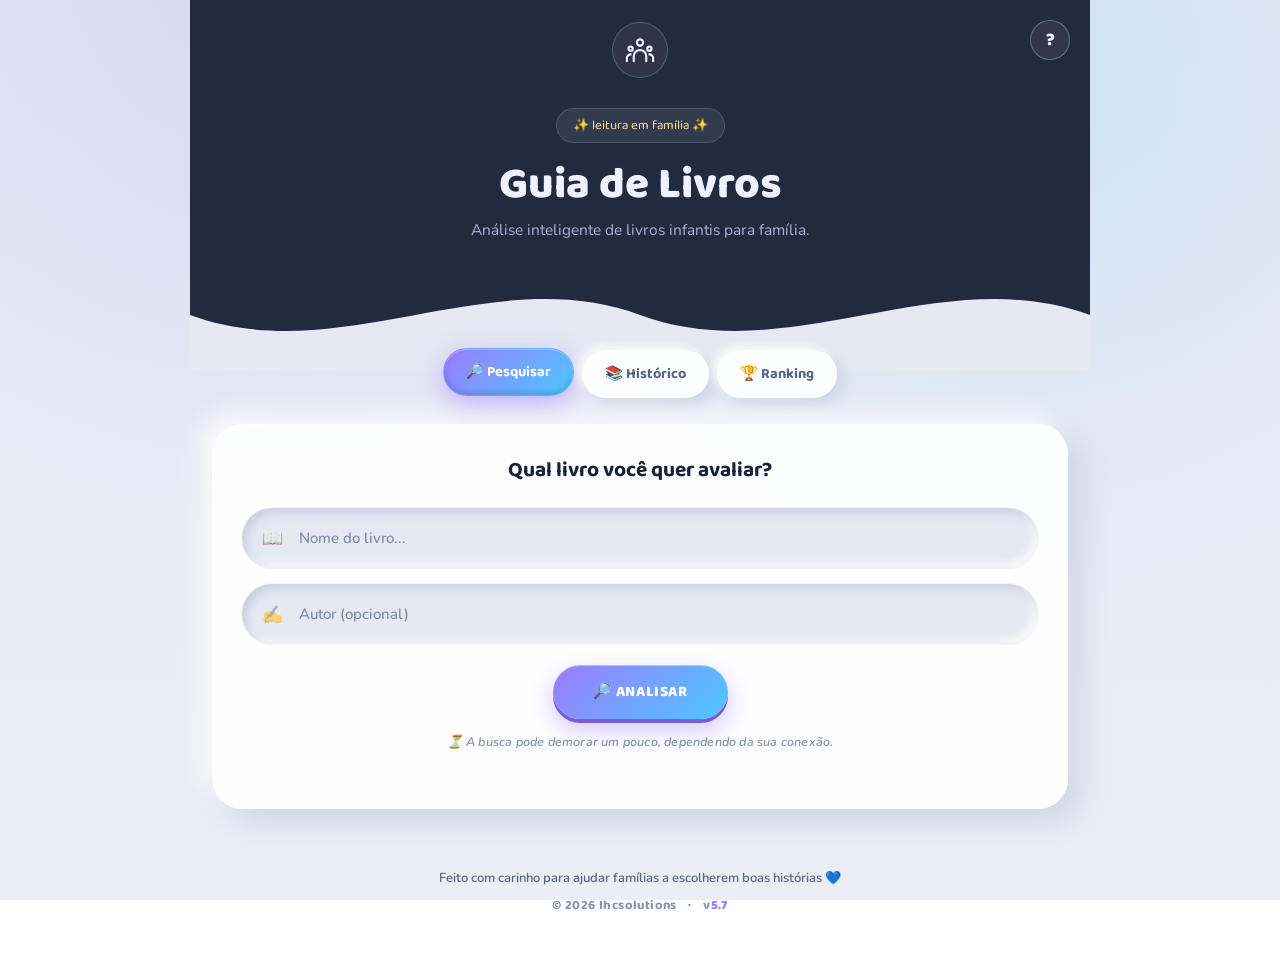
<file: index.html>
<!DOCTYPE html>
<html lang="pt-BR">
<head>
<meta charset="UTF-8">
<meta name="viewport" content="width=device-width, initial-scale=1.0">
<title>Guia de Livros — Análise por IA</title>
<link rel="preconnect" href="https://fonts.googleapis.com">
<link rel="preconnect" href="https://fonts.gstatic.com" crossorigin>
<link href="https://fonts.googleapis.com/css2?family=Baloo+2:wght@500;600;700;800&family=Nunito:wght@400;600;700;800&display=swap" rel="stylesheet">
<link rel="stylesheet" href="style.css?v=5.7">
</head>
<body>

<div class="app">

  <header class="hero">
    <button class="btn-sobre" id="btn-sobre" aria-label="Sobre este guia">?</button>

    <div class="hero-topbar">
      <div class="hero-avatar" aria-hidden="true">
        <svg viewBox="0 0 24 24" fill="none" stroke="#eef1ff" stroke-width="1.7" stroke-linecap="round" stroke-linejoin="round">
          <circle cx="12" cy="6" r="2.5"/>
          <path d="M7 21v-4a5 5 0 0 1 10 0v4"/>
          <circle cx="4.5" cy="11" r="1.7"/>
          <path d="M1.5 21v-2.5a3 3 0 0 1 3-3"/>
          <circle cx="19.5" cy="11" r="1.7"/>
          <path d="M22.5 21v-2.5a3 3 0 0 0-3-3"/>
        </svg>
      </div>
    </div>

    <div class="hero-content">
      <div class="badge-top">✨ leitura em família ✨</div>
      <h1 class="title">Guia de Livros</h1>
      <p class="subtitle">Análise inteligente de livros infantis para família.</p>
    </div>
  </header>

  <div class="wave" aria-hidden="true">
    <svg viewBox="0 0 1440 120" preserveAspectRatio="none">
      <path d="M0,60 C240,120 480,0 720,60 C960,120 1200,0 1440,60 L1440,120 L0,120 Z" fill="#E6E8F2"/>
    </svg>
  </div>

  <main class="app-main">

    <nav class="tabs">
      <button class="tab active" data-tab="pesquisar">🔎 Pesquisar</button>
      <button class="tab" data-tab="historico">📚 Histórico</button>
      <button class="tab" data-tab="ranking">🏆 Ranking</button>
    </nav>

    <section id="tab-pesquisar" class="tab-panel active">
      <div class="search-box">
        <h2>Qual livro você quer avaliar?</h2>

        <div class="search-field">
          <span class="search-icon">📖</span>
          <input id="input-titulo" type="text" placeholder="Nome do livro..." autocomplete="off">
        </div>

        <div class="search-field">
          <span class="search-icon">✍️</span>
          <input id="input-autor" type="text" placeholder="Autor (opcional)" autocomplete="off">
        </div>

        <button id="btn-analisar" class="btn-primary">🔎 ANALISAR</button>
        <p class="aviso-busca">⏳ A busca pode demorar um pouco, dependendo da sua conexão.</p>
        <p id="search-status" class="status"></p>
      </div>

      <div id="resultado" class="resultado hidden"></div>
    </section>

    <section id="tab-historico" class="tab-panel">
      <div class="panel-header">
        <h2>📚 Histórico de consultas</h2>
        <button id="btn-limpar-historico" class="btn-ghost">🗑️ Apagar</button>
      </div>
      <div id="lista-historico"></div>
    </section>

    <section id="tab-ranking" class="tab-panel">
      <div class="panel-header">
        <h2>🏆 Ranking personalizado</h2>
      </div>

      <div class="ranking-controls">
        <label>
          Para qual idade?
          <input id="input-idade" type="number" min="3" max="16" value="9">
          anos
        </label>

        <label>
          Ordenar por
          <select id="select-ordem">
            <option value="recomendacao">🏆 Recomendação</option>
            <option value="qualidade">⭐ Qualidade</option>
            <option value="valores">🧭 Valores</option>
            <option value="sensivel">🟢 Menos sensível</option>
            <option value="cristao">✝️ Cristão</option>
          </select>
        </label>

        <label class="check">
          <input id="filtro-sem-alertas" type="checkbox">
          Só sem alertas
        </label>
      </div>

      <div id="lista-ranking"></div>
    </section>

  </main>

  <footer>
    <p class="credit">Feito com carinho para ajudar famílias a escolherem boas histórias 💙</p>
    <p class="copyright">
      © <span id="copy-year"></span> Ihcsolutions
      <span class="dot">·</span>
      v<span id="app-version">5.7</span>
    </p>
  </footer>

</div>

<!-- ============ OVERLAY DE BUSCA ============ -->
<div class="overlay-busca hidden" id="overlay-busca">
  <div class="overlay-card" role="dialog" aria-labelledby="overlay-titulo">
    <div class="overlay-spinner" aria-hidden="true">
      <div class="spinner-ring"></div>
      <div class="spinner-icon">📖</div>
    </div>
    <h3 id="overlay-titulo">Analisando o livro...</h3>
    <p class="overlay-etapa" id="overlay-etapa">🔎 Buscando o livro...</p>
    <p class="overlay-livro" id="overlay-livro"></p>
    <button class="overlay-cancelar" id="overlay-cancelar">Cancelar</button>
  </div>
</div>

<!-- ============ MODAL SOBRE ============ -->
<div class="modal-overlay hidden" id="modal-sobre">
  <div class="modal-box" role="dialog" aria-labelledby="modal-titulo">
    <div class="modal-header">
      <h2 id="modal-titulo">ℹ️ Sobre este guia</h2>
      <button class="modal-close" id="modal-close" aria-label="Fechar">✕</button>
    </div>

    <div class="modal-body">

      <div class="modal-section">
        <h3>📚 O que é</h3>
        <p>Este guia ajuda famílias a escolherem livros infantis com mais segurança. Cada análise é feita por IA, com base em um guia familiar cristão, e mostra critérios objetivos sobre conteúdo sensível, valores e adequação etária.</p>
      </div>

      <div class="modal-section">
        <h3>🧭 Como funciona</h3>
        <p>
          <strong>1.</strong> Você digita o título (e opcionalmente o autor).<br>
          <strong>2.</strong> Buscamos informações em fontes públicas (Google Books, Open Library, resenhas, livrarias, catálogos).<br>
          <strong>3.</strong> A IA lê as evidências e avalia cada critério individualmente.<br>
          <strong>4.</strong> O resultado é apresentado em cartões, com nota geral, veredito e fontes consultadas.
        </p>
      </div>

      <div class="modal-section">
        <h3>⚙️ Confiabilidade da análise</h3>
        <p class="modal-sub">Indica quanta informação verídica foi encontrada para embasar a análise. Quanto mais fontes externas e critérios com fonte explícita, maior a confiabilidade.</p>
        <div class="crit-list">
          <div class="crit-item"><div class="crit-main"><span class="label">🟢 Alta</span></div><div class="crit-fonte">Achamos 5+ fontes externas e 3+ critérios com fonte explícita. Análise bem fundamentada.</div></div>
          <div class="crit-item"><div class="crit-main"><span class="label">🟡 Moderada</span></div><div class="crit-fonte">Achamos 3+ fontes e 2+ critérios com fonte. Boa, mas com cobertura parcial.</div></div>
          <div class="crit-item"><div class="crit-main"><span class="label">🔴 Baixa</span></div><div class="crit-fonte">Achamos pelo menos 1 fonte e 1 critério com fonte. Mínimo aceitável.</div></div>
          <div class="crit-item"><div class="crit-main"><span class="label">⚫ Sem dados suficientes</span></div><div class="crit-fonte">Não encontramos fontes suficientes para confirmar a análise. Verifique por conta própria.</div></div>
        </div>
      </div>

      <div class="modal-section">
        <h3>🎯 Critérios visíveis</h3>
        <div class="crit-list">
          <div class="crit-item"><div class="crit-main"><span class="label">⚔️ Violência</span></div><div class="crit-fonte">Brigas, agressões, armas, ferimentos, atos violentos. <strong>Também inclui:</strong> discurso de ódio, racismo, antissemitismo, apologia ao nazismo ou a qualquer forma de discriminação racial ou étnica.</div></div>
          <div class="crit-item"><div class="crit-main"><span class="label">🗣️ Linguagem</span></div><div class="crit-fonte">Palavrões, xingamentos, gírias vulgares, blasfêmias ou tom desrespeitoso.</div></div>
          <div class="crit-item"><div class="crit-main"><span class="label">🌈 Identidade de Gênero</span></div><div class="crit-fonte">Se o livro aborda ou promove discussões sobre identidade de gênero.</div></div>
          <div class="crit-item"><div class="crit-main"><span class="label">🙏 Religião</span></div><div class="crit-fonte">Tipo de conteúdo religioso da obra. É um <strong>rótulo informativo</strong>, não um alerta.</div></div>
        </div>
      </div>

      <div class="modal-section">
        <h3>📖 Critérios adicionais</h3>
        <p class="modal-sub">Ficam dentro do botão <strong>"Saiba mais"</strong> em cada análise.</p>
        <div class="crit-list">
          <div class="crit-item"><div class="crit-main"><span class="label">💞 Sexo</span></div><div class="crit-fonte">Romance, paquera, beijos, insinuações ou conteúdo sexual.</div></div>
          <div class="crit-item"><div class="crit-main"><span class="label">😨 Medo / Terror</span></div><div class="crit-fonte">Cenas assustadoras, suspense intenso, pesadelos ou ameaças.</div></div>
          <div class="crit-item"><div class="crit-main"><span class="label">☠️ Morte</span></div><div class="crit-fonte">Se a morte aparece, como é tratada e se é central na narrativa.</div></div>
          <div class="crit-item"><div class="crit-main"><span class="label">😔 Bullying</span></div><div class="crit-fonte">Agressão sistemática: perseguição, humilhação repetida, intimidação ou exclusão. Foco no padrão, não em atitude isolada.</div></div>
          <div class="crit-item"><div class="crit-main"><span class="label">🤝 Respeito</span></div><div class="crit-fonte">Tom e atitude dos personagens uns com os outros: educação, cortesia, sarcasmo, malcriação, tratamento dado a adultos, idosos, autoridades e colegas.</div></div>
          <div class="crit-item"><div class="crit-main"><span class="label">📏 Obediência</span></div><div class="crit-fonte">Se a obediência é valorizada e a desobediência é tratada como positiva ou engraçada.</div></div>
          <div class="crit-item"><div class="crit-main"><span class="label">🔮 Ocultismo</span></div><div class="crit-fonte">Magia, bruxaria, rituais, espíritos ou práticas esotéricas.</div></div>
          <div class="crit-item"><div class="crit-main"><span class="label">⛪ Oposição ao cristianismo</span></div><div class="crit-fonte">Se a obra critica, ridiculariza ou ataca a fé cristã.</div></div>
        </div>
      </div>

      <div class="modal-section">
        <h3>🏷️ Legenda dos selos</h3>
        <div class="crit-list">
          <div class="crit-item"><div class="crit-main"><span class="label">🟢 Tranquilo</span><span class="badge tranquilo">Sem conteúdo relevante</span></div></div>
          <div class="crit-item"><div class="crit-main"><span class="label">🟡 Atenção</span><span class="badge atencao">Pode exigir consideração</span></div></div>
          <div class="crit-item"><div class="crit-main"><span class="label">🟠 Sensível</span><span class="badge sensivel">Merece avaliação dos pais</span></div></div>
          <div class="crit-item"><div class="crit-main"><span class="label">🔴 Forte</span><span class="badge forte">Conteúdo que pede cautela</span></div></div>
          <div class="crit-item"><div class="crit-main"><span class="label">✝️ Cristão explícito</span><span class="badge cristao">Fé e valores cristãos</span></div></div>
          <div class="crit-item"><div class="crit-main"><span class="label">⚪ Não identificado</span><span class="badge nao-ident">Sem evidência nas fontes</span></div></div>
        </div>
      </div>

      <div class="modal-section">
        <h3>🙏 Legenda da Religião</h3>
        <p class="modal-sub">O campo "Religião" é um <strong>rótulo descritivo</strong>, não um alerta.</p>
        <div class="crit-list">
          <div class="crit-item"><div class="crit-main"><span class="label">⚪ Sem conteúdo religioso</span><span class="tag-religiao sem">Obra secular</span></div></div>
          <div class="crit-item"><div class="crit-main"><span class="label">✝️ Cristão explícito</span><span class="tag-religiao cristao">Deus, fé, orações</span></div></div>
          <div class="crit-item"><div class="crit-main"><span class="label">📖 Outra religião</span><span class="tag-religiao outra">Outra tradição</span></div></div>
          <div class="crit-item"><div class="crit-main"><span class="label">🔮 Ocultismo / misticismo</span><span class="tag-religiao oculto">Magia, rituais</span></div></div>
          <div class="crit-item"><div class="crit-main"><span class="label">⚠️ Ambíguo / espiritualista</span><span class="tag-religiao ambiguo">Sem doutrina clara</span></div></div>
          <div class="crit-item"><div class="crit-main"><span class="label">⚪ Não identificado</span><span class="tag-religiao nao-ident">Sem dados</span></div></div>
        </div>
      </div>

      <div class="modal-section">
        <h3>⚠️ Importante</h3>
        <p>As análises são um apoio à decisão, não substituem a leitura dos pais. Recomendamos sempre ler o livro junto com a criança, especialmente quando há alertas 🟡 🟠 🔴.</p>
      </div>

    </div>
  </div>
</div>

<script src="app.js?v=5.7"></script>
</body>
</html>
</file>
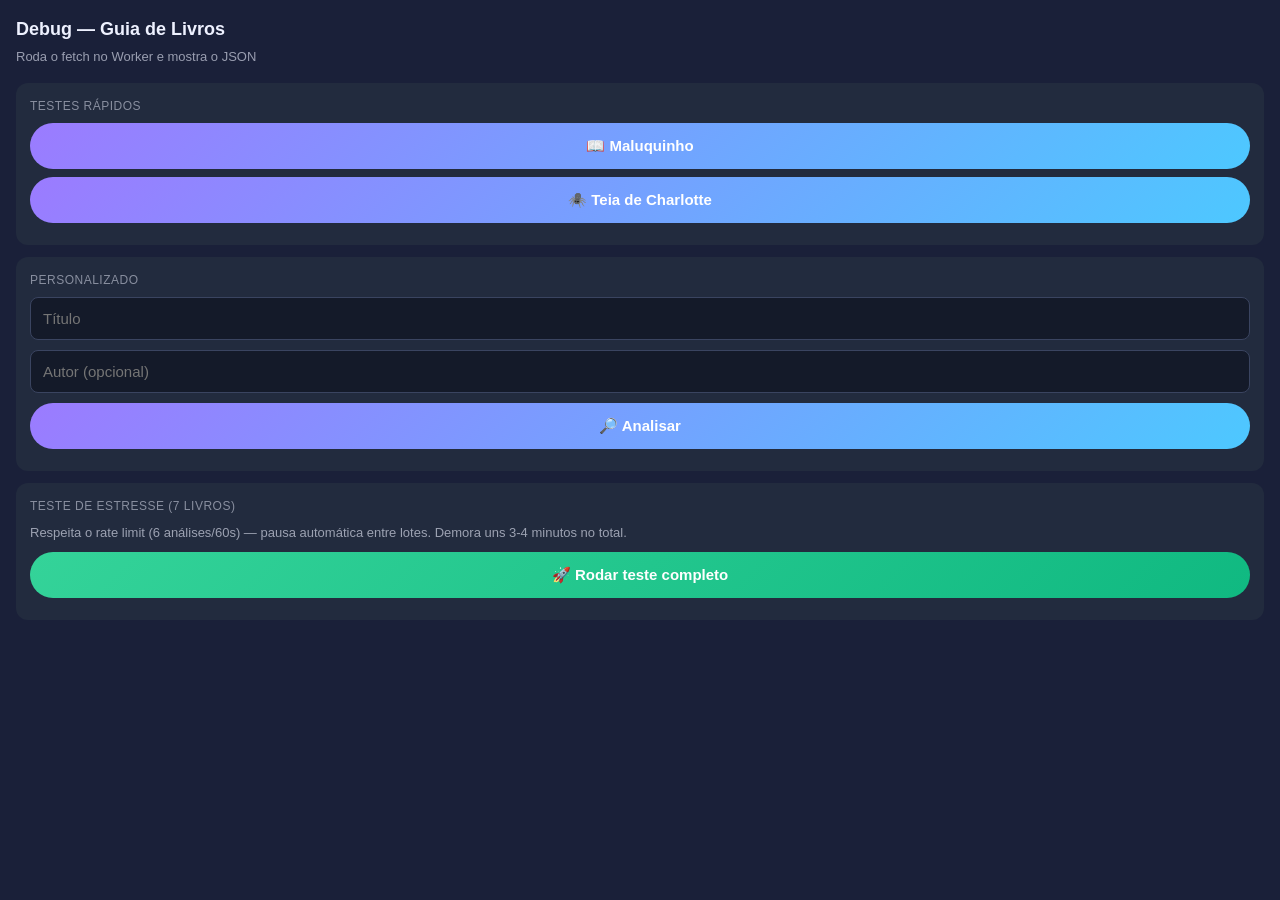
<file: debug.html>
<!DOCTYPE html>
<html lang="pt-BR">
<head>
<meta charset="UTF-8">
<meta name="viewport" content="width=device-width, initial-scale=1.0">
<title>Debug — Guia de Livros</title>
<style>
  * { box-sizing: border-box; margin: 0; padding: 0; }
  body {
    font-family: -apple-system, BlinkMacSystemFont, "Segoe UI", sans-serif;
    background: #1a2039;
    color: #eef1ff;
    padding: 16px;
    line-height: 1.5;
    padding-bottom: 60px;
  }
  h1 { font-size: 18px; margin-bottom: 4px; }
  .sub { font-size: 13px; opacity: 0.6; margin-bottom: 16px; }
  .box {
    background: #222b3e;
    border-radius: 12px;
    padding: 14px;
    margin-bottom: 12px;
  }
  input {
    width: 100%;
    padding: 12px;
    border-radius: 8px;
    border: 1px solid #3a4460;
    background: #141a29;
    color: #eef1ff;
    font-size: 15px;
    margin-bottom: 10px;
    -webkit-appearance: none;
  }
  button {
    width: 100%;
    padding: 14px;
    border-radius: 999px;
    border: none;
    font-size: 15px;
    font-weight: 700;
    background: linear-gradient(135deg, #9b7bff, #4dc8ff);
    color: #fff;
    cursor: pointer;
    margin-bottom: 8px;
    -webkit-tap-highlight-color: transparent;
  }
  button:active { opacity: 0.7; }
  button:disabled { opacity: 0.4; }
  button.secondary {
    background: #2c3654;
    color: #eef1ff;
  }
  button.grande {
    background: linear-gradient(135deg, #34d399, #10b981);
  }
  .status {
    font-size: 13px;
    padding: 10px;
    border-radius: 8px;
    background: #141a29;
    margin-bottom: 12px;
    display: none;
  }
  .status.show { display: block; }
  .status.ok { color: #8de8df; }
  .status.err { color: #ff9b9b; }
  .status.loading { color: #ffe08a; }
  pre {
    background: #0d1220;
    color: #d8e7ff;
    padding: 14px;
    border-radius: 10px;
    font-size: 11px;
    line-height: 1.45;
    overflow-x: auto;
    white-space: pre-wrap;
    word-break: break-word;
    -webkit-overflow-scrolling: touch;
    font-family: "SF Mono", Menlo, monospace;
  }
  .copy-btn {
    margin-top: 10px;
    background: #2c3654;
    color: #eef1ff;
    font-size: 13px;
    padding: 10px;
  }
  .section-title {
    font-size: 12px;
    text-transform: uppercase;
    letter-spacing: 0.5px;
    opacity: 0.5;
    margin-bottom: 8px;
  }

  /* ---- Cards do teste em lote ---- */
  .card {
    background: #141a29;
    border-radius: 10px;
    padding: 12px;
    margin-bottom: 8px;
    border-left: 4px solid #3a4460;
  }
  .card.ok { border-left-color: #34d399; }
  .card.err { border-left-color: #ff6b6b; }
  .card.pending { border-left-color: #3a4460; opacity: 0.6; }
  .card-titulo { font-weight: 700; font-size: 14px; margin-bottom: 6px; }
  .card-linha { font-size: 12px; opacity: 0.75; margin: 2px 0; }
  .card-linha b { opacity: 1; }
  .badge {
    display: inline-block;
    padding: 2px 8px;
    border-radius: 6px;
    font-size: 10px;
    font-weight: 700;
    text-transform: uppercase;
    margin-left: 6px;
  }
  .badge.alta { background: rgba(52,211,153,0.18); color: #34d399; }
  .badge.moderada { background: rgba(255,224,138,0.18); color: #ffe08a; }
  .badge.baixa, .badge.nao_confiavel { background: rgba(255,107,107,0.18); color: #ff6b6b; }
  .card-detalhe {
    font-family: "SF Mono", Menlo, monospace;
    font-size: 10.5px;
    color: #ff9b9b;
    background: rgba(255,107,107,0.08);
    border-radius: 8px;
    padding: 8px;
    margin-top: 6px;
    white-space: pre-wrap;
    word-break: break-word;
  }
  #resumo-lote {
    display: none;
    font-size: 13px;
    font-weight: 700;
    text-align: center;
    padding: 10px;
    border-radius: 8px;
    background: #141a29;
    margin-top: 8px;
  }
</style>
</head>
<body>

<h1>Debug — Guia de Livros</h1>
<p class="sub">Roda o fetch no Worker e mostra o JSON</p>

<div class="box">
  <div class="section-title">Testes rápidos</div>
  <button onclick="rodar('O Menino Maluquinho', 'Ziraldo')">📖 Maluquinho</button>
  <button onclick="rodar('A Teia de Charlotte', 'E. B. White')">🕷️ Teia de Charlotte</button>
</div>

<div class="box">
  <div class="section-title">Personalizado</div>
  <input id="input-titulo" type="text" placeholder="Título" autocomplete="off">
  <input id="input-autor" type="text" placeholder="Autor (opcional)" autocomplete="off">
  <button onclick="rodarPersonalizado()">🔎 Analisar</button>
</div>

<div class="box">
  <div class="section-title">Teste de estresse (7 livros)</div>
  <p class="sub" style="margin-bottom:10px;">
    Respeita o rate limit (6 análises/60s) — pausa automática entre lotes.
    Demora uns 3-4 minutos no total.
  </p>
  <button class="grande" id="btn-lote" onclick="rodarLote()">🚀 Rodar teste completo</button>
  <div id="status-lote" class="status" style="margin-top:8px;"></div>
  <div id="cards-lote"></div>
  <div id="resumo-lote"></div>
</div>

<div id="status" class="status"></div>

<div class="box" id="resultado-box" style="display:none;">
  <div class="section-title">JSON completo</div>
  <pre id="json-output"></pre>
  <button class="copy-btn" onclick="copiar()">📋 Copiar JSON</button>
</div>

<script>
const WORKER_URL = "https://guia-de-livros-brain.ihcsolutions-contato.workers.dev";

// ============================================================
// Teste único (já existia)
// ============================================================
async function rodar(titulo, autor) {
  const status = document.getElementById("status");
  const box = document.getElementById("resultado-box");
  const out = document.getElementById("json-output");

  box.style.display = "none";
  status.className = "status show loading";
  status.textContent = "⏳ Analisando \"" + titulo + "\"... (pode levar 15-30s)";

  try {
    const r = await fetch(WORKER_URL, {
      method: "POST",
      headers: { "Content-Type": "application/json" },
      body: JSON.stringify({ titulo, autor: autor || "" })
    });
    const d = await r.json();

    status.className = "status show ok";
    status.textContent = "✅ Concluído — CONF: " + (d.confiabilidade || "?") + " · CACHE: " + (d._cache || "?");

    out.textContent = JSON.stringify(d, null, 2);
    box.style.display = "block";
    box.scrollIntoView({ behavior: "smooth" });
  } catch (e) {
    status.className = "status show err";
    status.textContent = "❌ Erro: " + e.message;
  }
}

function rodarPersonalizado() {
  const t = document.getElementById("input-titulo").value.trim();
  const a = document.getElementById("input-autor").value.trim();
  if (!t) {
    alert("Digite o título.");
    return;
  }
  rodar(t, a);
}

function copiar() {
  const texto = document.getElementById("json-output").textContent;
  navigator.clipboard.writeText(texto).then(
    () => alert("JSON copiado!"),
    () => alert("Não consegui copiar. Segura e seleciona manualmente.")
  );
}

// ============================================================
// Teste de estresse em lote (novo) — mesma lógica do
// teste-estresse-v5.14.js, adaptado pra tela em vez de console.
// ============================================================
// v5.25: lote trocado pelos casos REAIS relatados pelos testers (01/10)
// + 2 controles de regressão (Harry Potter deve continuar com Ocultismo;
// Escola do Terror deve continuar com alerta em Obediência).
const LIVROS_LOTE = [
  { titulo: "A irmã de Gildo", autor: "" },                       // antes: livro errado
  { titulo: "Ao longo de um rio", autor: "" },                    // antes: "Direito ao dever"
  { titulo: "Memórias de um burro", autor: "" },                  // antes: bullying/maus-tratos
  { titulo: "Padington precisa ir ao hospital", autor: "" },      // typo + antes: medo/terror
  { titulo: "Reinações de Narisinho", autor: "" },                // typo proposital
  { titulo: "Harry Potter e a Pedra Filosofal", autor: "J.K. Rowling" }, // controle
  { titulo: "Escola do Terror: Vamos matar a professora de medo!", autor: "" } // controle
];

const LOTE_MAX = 6;
const PAUSA_ENTRE_LIVROS_MS = 2000;
const PAUSA_ENTRE_LOTES_MS = 65000;

function escHtml(s) {
  return String(s ?? "").replace(/[&<>"']/g, c => ({"&":"&amp;","<":"&lt;",">":"&gt;",'"':"&quot;","'":"&#39;"}[c]));
}
function sleep(ms) { return new Promise(res => setTimeout(res, ms)); }

function cardPendenteLote(container, i, titulo) {
  const div = document.createElement("div");
  div.className = "card pending";
  div.id = "lote-card-" + i;
  div.innerHTML = `<div class="card-titulo">[${i + 1}/${LIVROS_LOTE.length}] ${escHtml(titulo)}</div><div class="card-linha">⏳ testando...</div>`;
  container.appendChild(div);
  return div;
}

async function rodarLote() {
  const btn = document.getElementById("btn-lote");
  const statusEl = document.getElementById("status-lote");
  const cardsEl = document.getElementById("cards-lote");
  const resumoEl = document.getElementById("resumo-lote");

  btn.disabled = true;
  btn.textContent = "Rodando...";
  cardsEl.innerHTML = "";
  resumoEl.style.display = "none";
  statusEl.className = "status show loading";

  let sucessos = 0, falhas = 0;

  for (let i = 0; i < LIVROS_LOTE.length; i++) {
    const l = LIVROS_LOTE[i];
    statusEl.textContent = `Testando ${i + 1}/${LIVROS_LOTE.length}: ${l.titulo}`;
    const card = cardPendenteLote(cardsEl, i, l.titulo);
    card.scrollIntoView({ behavior: "smooth", block: "nearest" });

    try {
      const inicio = Date.now();
      const r = await fetch(WORKER_URL, {
        method: "POST",
        headers: { "Content-Type": "application/json" },
        body: JSON.stringify(l)
      });
      const d = await r.json();
      const tempo = ((Date.now() - inicio) / 1000).toFixed(1);

      if (d.erro) {
        falhas++;
        card.className = "card err";
        card.innerHTML = `
          <div class="card-titulo">[${i + 1}/${LIVROS_LOTE.length}] ${escHtml(l.titulo)}</div>
          <div class="card-linha">❌ ERRO: <b>${escHtml(d.erro)}</b> · ${tempo}s</div>
          <div class="card-detalhe">${escHtml(d.detalhe || d.mensagem || "(sem detalhe)")}</div>
        `;
      } else {
        sucessos++;
        const det = d._confiabilidade_detalhe || {};
        const sinais = det.sinais_notoriedade || {};
        const naoIdent = Object.entries(d.criterios || {})
          .filter(p => p[1] === "nao_identificado").map(p => p[0]);

        card.className = "card ok";
        card.innerHTML = `
          <div class="card-titulo">✅ ${escHtml(d.titulo)}<span class="badge ${escHtml(d.confiabilidade)}">${escHtml(d.confiabilidade)}</span></div>
          <div class="card-linha">C_web: <b>${det.criterios_com_fonte_web ?? 0}</b> · C_ia: <b>${det.criterios_com_conhecimento_ia ?? 0}</b> · C_vazio: <b>${det.criterios_vazios ?? 0}</b></div>
          <div class="card-linha">Autoclamado: <b>${det.livro_autoclamado_pela_ia}</b> · Corroborado: <b>${det.livro_corroborado_externamente}</b> · Final: <b>${det.livro_conhecido_pela_ia}</b></div>
          <div class="card-linha">Avaliações GB: <b>${sinais.avaliacoes_google_books ?? "?"}</b> · Edições OL: <b>${sinais.edicoes_open_library ?? "?"}</b> · Edições GB: <b>${sinais.edicoes_google_books ?? "?"}</b> · Fontes (F): <b>${sinais.fontes_web_total ?? "?"}</b></div>
          <div class="card-linha">Faltando: <b>${(det.campos_faltando || []).join(", ") || "nada"}</b> · Não identif.: <b>${naoIdent.join(", ") || "nenhum"}</b> · Capa: <b>${d.capa ? "✅" : "❌"}</b> · ${tempo}s</div>
          <div class="card-linha">Título usado: <b>${escHtml(det.titulo_usado_na_analise || "?")}</b> · Fontes descartadas: <b>${det.fontes_descartadas_irrelevantes ?? "?"}</b> · Livro errado: <b>${det.livro_errado_detectado ? "🚨 SIM" : "não"}</b> · Critérios sem base rebaixados: <b>${det.criterios_sem_base_rebaixados ?? "?"}</b></div>
          <div class="card-linha">Alertas: <b>${escHtml(Object.entries(d.criterios || {}).filter(p => !["tranquilo","nao_identificado"].includes(p[1])).map(p => p[0] + "=" + p[1]).join(", ") || "nenhum")}</b></div>
          ${det.busca_google ? `<div class="card-linha">🔎 Busca Google: <b>${escHtml(det.busca_google.provedor || "?")}</b> · HTTP ${escHtml(det.busca_google.status ?? "-")} · resultados: <b>${escHtml(det.busca_google.resultados ?? 0)}</b>${det.busca_google.erro ? ` · erro: ${escHtml(det.busca_google.erro)}` : ""}${det.busca_google.campos_resposta ? ` · campos: ${escHtml(det.busca_google.campos_resposta.join(","))}` : ""}${det.busca_google.estrutura ? ` · estrutura: ${escHtml(det.busca_google.estrutura)}` : ""}</div>` : (d._cache && d._cache !== "miss" ? `<div class="card-linha">🔎 Busca Google: (resultado veio do cache)</div>` : "")}
          ${det.catalogo_homonimo_descartado ? `<div class="card-linha">📚 Catálogo descartado (homônimo): <b>${escHtml(det.catalogo_homonimo_descartado)}</b></div>` : ""}
          ${d.aviso ? `<div class="card-linha">⚠️ Aviso: <b>${escHtml(d.aviso)}</b></div>` : ""}
          <div class="card-linha">📖 ${escHtml(d.sinopse || "(sem sinopse)")} <i>Tema: ${escHtml(d.temaCentral || "?")}</i></div>
          ${l.titulo.indexOf("Escola do Terror") === 0 ? `
          <div class="card-linha">🎯 Obediência: <b>${escHtml(d.criterios?.["Obediência"] || "?")}</b> · Respeito: <b>${escHtml(d.criterios?.["Respeito"] || "?")}</b> · Bullying: <b>${escHtml(d.criterios?.["Bullying"] || "?")}</b></div>
          <div class="card-linha">📝 Origem Obediência: <b>${escHtml(d.origemPorCriterio?.["Obediência"] || "—")}</b></div>` : ""}
        `;
      }
    } catch (e) {
      falhas++;
      card.className = "card err";
      card.innerHTML = `<div class="card-titulo">[${i + 1}/${LIVROS_LOTE.length}] ${escHtml(l.titulo)}</div><div class="card-linha">❌ EXCEÇÃO: ${escHtml(e.message)}</div>`;
    }

    if (i < LIVROS_LOTE.length - 1) {
      const chegouAoTeto = (i + 1) % LOTE_MAX === 0;
      if (chegouAoTeto) {
        for (let s = Math.floor(PAUSA_ENTRE_LOTES_MS / 1000); s > 0; s--) {
          statusEl.textContent = `⏳ Pausa de rate limit: ${s}s restantes...`;
          await sleep(1000);
        }
      } else {
        await sleep(PAUSA_ENTRE_LIVROS_MS);
      }
    }
  }

  statusEl.className = "status show ok";
  statusEl.textContent = "🏁 Teste concluído.";
  resumoEl.style.display = "block";
  resumoEl.textContent = `${sucessos} sucesso(s) · ${falhas} falha(s) de ${LIVROS_LOTE.length} livros.`;
  btn.disabled = false;
  btn.textContent = "🚀 Rodar de novo";
}
</script>

</body>
</html>
</file>
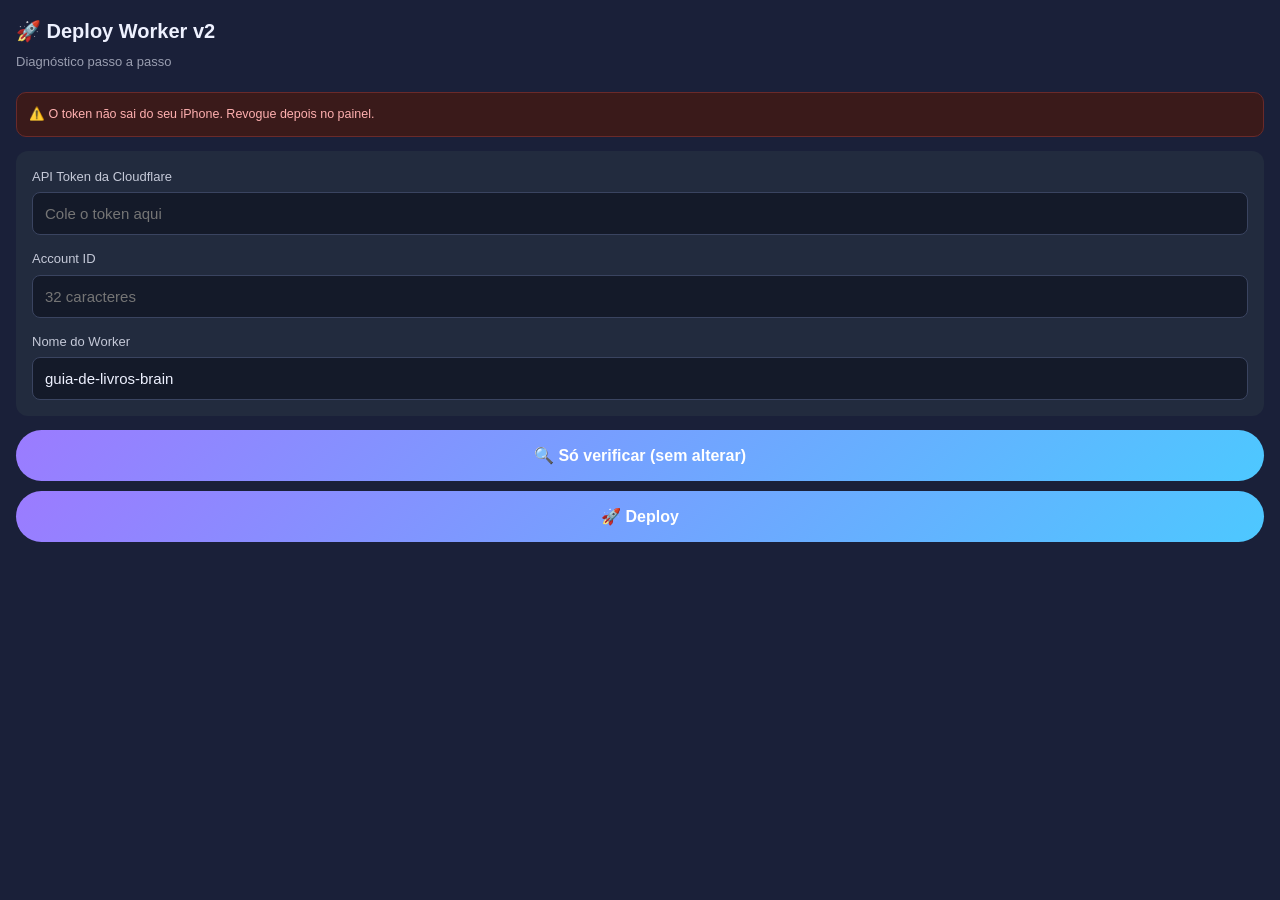
<file: deploy.html>
<!DOCTYPE html>
<html lang="pt-BR">
<head>
<meta charset="UTF-8">
<meta name="viewport" content="width=device-width, initial-scale=1.0">
<title>Deploy Worker v2 — Guia de Livros</title>
<style>
  * { box-sizing: border-box; margin: 0; padding: 0; }
  body {
    font-family: -apple-system, BlinkMacSystemFont, sans-serif;
    background: #1a2039;
    color: #eef1ff;
    padding: 16px;
    line-height: 1.5;
  }
  h1 { font-size: 20px; margin-bottom: 6px; }
  .sub { font-size: 13px; opacity: 0.6; margin-bottom: 20px; }
  .box {
    background: #222b3e;
    border-radius: 12px;
    padding: 16px;
    margin-bottom: 14px;
  }
  label {
    display: block;
    font-size: 13px;
    margin-bottom: 6px;
    opacity: 0.8;
  }
  input {
    width: 100%;
    padding: 12px;
    border-radius: 8px;
    border: 1px solid #3a4460;
    background: #141a29;
    color: #eef1ff;
    font-size: 15px;
    margin-bottom: 14px;
    -webkit-appearance: none;
    font-family: inherit;
  }
  input:last-of-type { margin-bottom: 0; }
  button {
    width: 100%;
    padding: 16px;
    border-radius: 999px;
    border: none;
    font-size: 16px;
    font-weight: 700;
    background: linear-gradient(135deg, #9b7bff, #4dc8ff);
    color: #fff;
    cursor: pointer;
    -webkit-tap-highlight-color: transparent;
    font-family: inherit;
    margin-bottom: 10px;
  }
  button:active { opacity: 0.7; }
  button:disabled { opacity: 0.4; }
  .status {
    font-size: 14px;
    padding: 14px;
    border-radius: 10px;
    background: #141a29;
    margin-bottom: 12px;
    display: none;
    word-break: break-word;
  }
  .status.show { display: block; }
  .status.ok { color: #8de8df; }
  .status.err { color: #ff9b9b; }
  .status.loading { color: #ffe08a; }
  pre {
    background: #0d1220;
    color: #d8e7ff;
    padding: 14px;
    border-radius: 10px;
    font-size: 11px;
    line-height: 1.5;
    overflow-x: auto;
    white-space: pre-wrap;
    word-break: break-word;
    font-family: "SF Mono", Menlo, monospace;
    display: none;
  }
  pre.show { display: block; }
  .warning {
    background: #3a1a1a;
    border: 1px solid #6a2a2a;
    color: #ffb0b0;
    padding: 12px;
    border-radius: 10px;
    font-size: 12.5px;
    margin-bottom: 14px;
    line-height: 1.55;
  }
  .passo {
    font-size: 12px;
    opacity: 0.7;
    margin-bottom: 6px;
    text-transform: uppercase;
    letter-spacing: 0.5px;
  }
</style>
</head>
<body>

<h1>🚀 Deploy Worker v2</h1>
<p class="sub">Diagnóstico passo a passo</p>

<div class="warning">
  <strong>⚠️</strong> O token não sai do seu iPhone. Revogue depois no painel.
</div>

<div class="box">
  <label>API Token da Cloudflare</label>
  <input id="token" type="password" placeholder="Cole o token aqui" autocomplete="off">

  <label>Account ID</label>
  <input id="accountId" type="text" placeholder="32 caracteres" autocomplete="off">

  <label>Nome do Worker</label>
  <input id="scriptName" type="text" value="guia-de-livros-brain" autocomplete="off">
</div>

<button id="btn-diag" onclick="diagnostico()">🔍 Só verificar (sem alterar)</button>
<button id="btn" onclick="deploy()">🚀 Deploy</button>

<div id="status" class="status"></div>
<pre id="log"></pre>

<script>
const WORKER_FILE = "worker.js";

function setStatus(tipo, texto) {
  const s = document.getElementById("status");
  s.className = "status show " + tipo;
  s.textContent = texto;
}
function log(msg) {
  const l = document.getElementById("log");
  l.textContent += msg + "\n";
  l.className = "show";
}
function limpar() {
  document.getElementById("log").textContent = "";
}

async function diagnostico() {
  limpar();
  const token = document.getElementById("token").value.trim();
  const accountId = document.getElementById("accountId").value.trim();

  setStatus("loading", "🔍 Rodando diagnóstico...");

  // 1. Testa baixar worker.js
  log("=== 1. Baixar worker.js do GitHub ===");
  try {
    const url = WORKER_FILE + "?t=" + Date.now();
    log("URL: " + url);
    const r = await fetch(url);
    log("Status HTTP: " + r.status);
    if (!r.ok) {
      setStatus("err", "❌ worker.js não encontrado no GitHub (HTTP " + r.status + "). Suba o arquivo primeiro.");
      return;
    }
    const code = await r.text();
    log("Tamanho: " + code.length + " bytes");
    log("Primeiras linhas: " + code.slice(0, 100).replace(/\n/g, " "));
    log("✅ worker.js OK");
  } catch (e) {
    log("❌ Erro: " + e.message);
    setStatus("err", "❌ Falhou baixar worker.js: " + e.message);
    return;
  }

  // 2. Testa token na API Cloudflare
  log("\n=== 2. Testar token na API ===");
  if (!token) {
    log("⚠️ Token não preenchido");
    setStatus("err", "⚠️ Preencha o token primeiro");
    return;
  }
  if (!accountId) {
    log("⚠️ Account ID não preenchido");
    setStatus("err", "⚠️ Preencha o Account ID primeiro");
    return;
  }
  log("Token: " + token.length + " caracteres (mostrando só os últimos 4: ..." + token.slice(-4) + ")");
  log("Account ID: " + accountId.length + " caracteres");

  try {
    const r = await fetch(
      "https://api.cloudflare.com/client/v4/accounts/" + accountId + "/workers/scripts",
      {
        method: "GET",
        headers: { "Authorization": "Bearer " + token }
      }
    );
    log("Status HTTP: " + r.status);
    const data = await r.json();
    log("Resposta: " + JSON.stringify(data).slice(0, 300));

    if (data.success) {
      log("✅ Token OK — " + (data.result?.length || 0) + " workers encontrados");
      const nomes = (data.result || []).map(w => w.id).join(", ");
      log("Workers na conta: " + nomes);
      setStatus("ok", "✅ Tudo OK. Pode clicar em Deploy.");
    } else {
      const err = data.errors?.[0]?.message || "erro desconhecido";
      log("❌ Erro: " + err);
      setStatus("err", "❌ Token inválido: " + err);
    }
  } catch (e) {
    log("❌ Exceção: " + e.name + " — " + e.message);
    setStatus("err", "❌ Falha de rede ao chamar Cloudflare: " + e.message);
  }
}

async function deploy() {
  const btn = document.getElementById("btn");
  const token = document.getElementById("token").value.trim();
  const accountId = document.getElementById("accountId").value.trim();
  const scriptName = document.getElementById("scriptName").value.trim();

  limpar();
  btn.disabled = true;

  try {
    setStatus("loading", "⏳ Baixando worker.js...");
    log("=== Baixando worker.js ===");
    const r = await fetch(WORKER_FILE + "?t=" + Date.now());
    if (!r.ok) throw new Error("worker.js HTTP " + r.status);
    const code = await r.text();
    log("OK — " + code.length + " bytes");

    setStatus("loading", "⏳ Enviando pra Cloudflare...");
    log("\n=== PUT na API Cloudflare ===");
    log("URL: /accounts/" + accountId + "/workers/scripts/" + scriptName + "/content");

    const resp = await fetch(
      "https://api.cloudflare.com/client/v4/accounts/" + accountId +
      "/workers/scripts/" + scriptName + "/content",
      {
        method: "PUT",
        headers: {
          "Authorization": "Bearer " + token,
          "Content-Type": "application/javascript"
        },
        body: code
      }
    );

    log("Status HTTP: " + resp.status);
    const data = await resp.json();
    log("Resposta: " + JSON.stringify(data, null, 2).slice(0, 500));

    if (data.success) {
      setStatus("ok", "✅ Deploy feito! Worker v5.4.1 no ar.");
    } else {
      const msg = data.errors?.[0]?.message || "erro desconhecido";
      setStatus("err", "❌ " + msg);
    }
  } catch (e) {
    setStatus("err", "❌ " + e.name + ": " + e.message);
    log("\n❌ Exceção completa: " + e.name + " — " + e.message);
  } finally {
    btn.disabled = false;
  }
}
</script>

</body>
</html>
</file>
<file: style.css>
/* ============================================================
   Guia de Livros — v5.7
   Base: v4.5 + confiabilidade 4 níveis (nao_confiavel)
   ============================================================ */

:root{
  color-scheme: light;
  --bg-1: #E6E8F2;
  --bg-2: #ECEEF6;
  --dark-1: #141A29;
  --dark-2: #222B3E;
  --ink: #1a2039;
  --ink-dim: #58638a;
  --ink-soft: #8791b5;
  --ink-on-dark: #eef1ff;
  --ink-on-dark-dim: #aab3d9;
  --glass: rgba(255,255,255,0.78);
  --glass-strong: rgba(255,255,255,0.92);
  --glass-border: rgba(255,255,255,0.85);
  --cyan: #4dc8ff;
  --cyan-2: #a8e6ff;
  --violet: #9b7bff;
  --violet-2: #c6b3ff;
  --gold: #ffc93c;
  --gold-2: #ffe08a;
  --magenta: #ff5c8a;
  --magenta-2: #ff9fc0;
  --coral: #ff7b54;
  --coral-2: #ffb26b;
  --mint: #33d17a;
  --mint-2: #9bffb0;
  --teal: #17c3b2;
  --teal-2: #7be8dc;
  --red: #ff5a5f;
  --yellow: #ffd23f;
  --r-pill: 999px;
  --r-sm: 14px;
  --r-md: 22px;
  --r-lg: 30px;
}

*{ box-sizing: border-box; margin: 0; padding: 0; }
html, body{ min-height: 100%; }

body{
  font-family: 'Nunito', sans-serif;
  background:
    radial-gradient(circle at 20% 0%, rgba(155,123,255,0.15), transparent 40%),
    radial-gradient(circle at 80% 10%, rgba(77,200,255,0.15), transparent 40%),
    linear-gradient(180deg, var(--bg-1) 0%, var(--bg-2) 100%);
  background-attachment: fixed;
  color: var(--ink);
  min-height: 100vh;
  -webkit-font-smoothing: antialiased;
}

.app{ max-width: 900px; margin: 0 auto; padding: 0 0 20px; }

/* ============ HERO ============ */
.hero{
  background: var(--dark-2);
  padding: 22px 24px 0;
  color: var(--ink-on-dark);
  position: relative;
}

.btn-sobre{
  position: absolute;
  top: 20px;
  right: 20px;
  width: 40px;
  height: 40px;
  border-radius: 50%;
  border: 1.5px solid rgba(255,255,255,0.28);
  background: rgba(255,255,255,0.06);
  color: #eef1ff;
  font-family: 'Baloo 2', sans-serif;
  font-weight: 800;
  font-size: 18px;
  cursor: pointer;
  display: flex;
  align-items: center;
  justify-content: center;
  transition: all 0.15s;
  z-index: 5;
}
.btn-sobre:hover{
  background: rgba(255,255,255,0.14);
  border-color: rgba(255,255,255,0.45);
  transform: scale(1.05);
}

.hero-topbar{
  display: flex;
  justify-content: center;
  align-items: center;
  margin-bottom: 30px;
}

.hero-avatar{
  width: 56px;
  height: 56px;
  border-radius: 50%;
  display: flex;
  align-items: center;
  justify-content: center;
  background: rgba(255,255,255,0.05);
  border: 1.5px solid rgba(255,255,255,0.20);
  color: #eef1ff;
}

.hero-avatar svg{ width: 30px; height: 30px; display: block; stroke: #eef1ff; }

.hero-content{ text-align: center; position: relative; z-index: 1; padding-bottom: 20px; }

.badge-top{
  display: inline-flex; gap: 8px; align-items: center;
  background: rgba(255,255,255,0.08);
  border: 1px solid rgba(255,255,255,0.14);
  padding: 6px 16px; border-radius: var(--r-pill);
  font-family: 'Baloo 2', sans-serif; font-size: 13px; color: var(--gold-2);
  margin-bottom: 18px;
  backdrop-filter: blur(10px); -webkit-backdrop-filter: blur(10px);
}

h1.title{
  font-family: 'Baloo 2', sans-serif;
  font-weight: 800; font-size: 44px; margin: 0 0 10px;
  line-height: 1.1; color: var(--ink-on-dark);
}

p.subtitle{ font-size: 15.5px; color: var(--ink-on-dark-dim); margin: 0 auto; max-width: 480px; }

.wave{ background: var(--dark-2); line-height: 0; position: relative; margin-bottom: -1px; }
.wave svg{ display: block; width: 100%; height: 110px; }

/* ============ MAIN ============ */
.app-main{ padding: 0 22px 30px; position: relative; z-index: 2; }

.tabs{
  display: flex; gap: 8px; justify-content: center;
  margin: -20px 0 26px; flex-wrap: wrap;
  position: relative; z-index: 3;
}

.tab{
  font-family: 'Baloo 2', sans-serif; font-weight: 700; font-size: 14.5px;
  color: var(--ink-dim); background: var(--glass-strong);
  border: 1.5px solid var(--glass-border);
  padding: 11px 22px; border-radius: var(--r-pill); cursor: pointer;
  backdrop-filter: blur(14px); -webkit-backdrop-filter: blur(14px);
  box-shadow: 6px 6px 14px rgba(174,180,205,0.4), -4px -4px 10px rgba(255,255,255,0.9);
  transition: all 0.18s;
}
.tab:hover{
  color: var(--ink); transform: translateY(-1px);
  box-shadow: 7px 7px 16px rgba(174,180,205,0.45), -5px -5px 12px rgba(255,255,255,0.95);
}
.tab.active{
  background: linear-gradient(135deg, var(--violet), var(--cyan));
  color: #ffffff; border-color: transparent;
  box-shadow: 0 8px 24px rgba(155,123,255,0.5),
              inset 0 1px 0 rgba(255,255,255,0.35),
              inset 0 -3px 6px rgba(0,0,0,0.15);
  transform: translateY(-2px);
}

.tab-panel{ display: none; }
.tab-panel.active{ display: block; }

/* Search */
.search-box{
  background: var(--glass-strong); border: 1.5px solid var(--glass-border);
  border-radius: var(--r-lg); padding: 28px;
  backdrop-filter: blur(20px); -webkit-backdrop-filter: blur(20px);
  box-shadow: 12px 12px 30px rgba(174,180,205,0.45),
              -10px -10px 24px rgba(255,255,255,0.95),
              inset 0 1px 0 rgba(255,255,255,0.9);
  text-align: center;
}
.search-box h2{
  font-family: 'Baloo 2', sans-serif; font-size: 21px;
  color: var(--ink); margin-bottom: 20px; font-weight: 700;
}

.search-field{
  display: flex; align-items: center; gap: 12px;
  background: #E6E8F2; border-radius: var(--r-pill);
  padding: 6px 8px 6px 20px; margin-bottom: 14px;
  border: 1px solid rgba(255,255,255,0.6);
  box-shadow: inset 4px 4px 10px rgba(174,180,205,0.55),
              inset -4px -4px 10px rgba(255,255,255,0.95);
  transition: box-shadow 0.18s;
}
.search-field:focus-within{
  box-shadow: inset 4px 4px 10px rgba(174,180,205,0.55),
              inset -4px -4px 10px rgba(255,255,255,0.95),
              0 0 0 3px rgba(155,123,255,0.25);
}
.search-icon{ font-size: 17px; opacity: 0.65; flex-shrink: 0; }
.search-field input{
  flex: 1; background: transparent; border: none; outline: none;
  padding: 14px 4px; font-size: 15px; font-family: 'Nunito', sans-serif;
  font-weight: 600; color: var(--ink); min-width: 0;
}
.search-field input::placeholder{ color: #7a86ad; font-weight: 500; opacity: 1; }

.btn-primary{
  font-family: 'Baloo 2', sans-serif; font-weight: 800; font-size: 15px;
  letter-spacing: 0.6px; color: #ffffff;
  background: linear-gradient(135deg, var(--violet), var(--cyan));
  border: none; padding: 15px 40px; margin-top: 6px;
  border-radius: var(--r-pill); cursor: pointer;
  box-shadow: 0 10px 24px rgba(155,123,255,0.45),
              0 4px 0 #6c50c4,
              inset 0 1px 0 rgba(255,255,255,0.4);
  transition: transform 0.08s, box-shadow 0.15s;
}
.btn-primary:hover{
  box-shadow: 0 12px 28px rgba(155,123,255,0.55),
              0 4px 0 #6c50c4,
              inset 0 1px 0 rgba(255,255,255,0.45);
}
.btn-primary:active{
  transform: translateY(4px);
  box-shadow: 0 4px 12px rgba(155,123,255,0.35),
              0 0 0 #6c50c4,
              inset 0 1px 0 rgba(255,255,255,0.35);
}
.btn-primary:disabled{ opacity: 0.6; cursor: wait; }

/* Aviso abaixo do botão */
.aviso-busca{
  margin-top: 14px;
  font-size: 12.5px;
  color: var(--ink-soft);
  font-weight: 600;
  font-style: italic;
  letter-spacing: 0.2px;
}

.status{ margin-top: 10px; font-size: 14px; color: var(--ink-dim); font-weight: 600; min-height: 20px; }

/* Resultado */
.resultado{ margin-top: 24px; }
.hidden{ display: none; }

.card{
  background: var(--glass-strong); border: 1.5px solid var(--glass-border);
  border-radius: var(--r-lg); padding: 22px; margin-bottom: 18px;
  backdrop-filter: blur(20px); -webkit-backdrop-filter: blur(20px);
  box-shadow: 10px 10px 26px rgba(174,180,205,0.4),
              -8px -8px 20px rgba(255,255,255,0.95),
              inset 0 1px 0 rgba(255,255,255,0.9);
  position: relative; overflow: hidden;
}
.card::before{
  content: ""; position: absolute; left: 0; top: 0; bottom: 0;
  width: 5px; background: var(--accent, var(--violet));
  box-shadow: 0 0 20px var(--accent, var(--violet));
}

.book-header{ display: grid; grid-template-columns: 130px 1fr; gap: 20px; align-items: flex-start; }

.cover{
  border-radius: 16px; aspect-ratio: 3 / 4;
  display: flex; align-items: center; justify-content: center;
  position: relative; overflow: hidden;
  background: linear-gradient(155deg, var(--violet), var(--cyan));
  font-size: 50px;
  box-shadow: 10px 14px 26px rgba(60,50,120,0.35),
              inset 0 -4px 10px rgba(0,0,0,0.15),
              inset 0 3px 0 rgba(255,255,255,0.35);
}
.cover img{ position: absolute; inset: 0; width: 100%; height: 100%; object-fit: cover; }

.book-info h3{
  font-family: 'Baloo 2', sans-serif; font-size: 22px;
  color: var(--ink); margin-bottom: 4px; line-height: 1.2; font-weight: 700;
}
.book-info .autor{ font-size: 14px; color: var(--ink-dim); margin-bottom: 12px; font-weight: 600; }

.meta-line{
  display: flex; flex-wrap: wrap; gap: 12px;
  font-size: 13px; color: var(--ink-dim); margin-bottom: 8px; font-weight: 500;
}
.meta-line b{ color: var(--ink); }

.age-line{
  display: inline-flex; align-items: center; gap: 6px;
  font-family: 'Baloo 2', sans-serif; font-size: 13px; font-weight: 700;
  padding: 6px 14px; border-radius: var(--r-pill);
  background: linear-gradient(135deg, rgba(77,200,255,0.2), rgba(155,123,255,0.2));
  color: #5c4ec4; margin-top: 6px; border: 1px solid rgba(155,123,255,0.25);
}

.score-box{
  margin-top: 16px; padding: 16px 18px;
  border-radius: var(--r-md);
  background: linear-gradient(135deg, rgba(255,201,60,0.18), rgba(255,123,84,0.14));
  border: 1.5px solid rgba(255,201,60,0.4);
  display: flex; align-items: center; gap: 16px; flex-wrap: wrap;
  box-shadow: inset 0 1px 0 rgba(255,255,255,0.7),
              0 4px 12px rgba(255,180,60,0.2);
}
.score-num{
  font-family: 'Baloo 2', sans-serif; font-size: 44px; font-weight: 800;
  line-height: 1;
  background: linear-gradient(135deg, #f39c12, var(--coral));
  -webkit-background-clip: text; background-clip: text; color: transparent;
}
.score-num small{
  font-size: 16px; color: var(--ink-soft); font-weight: 500;
  -webkit-text-fill-color: var(--ink-soft);
}
.verdict-text{ font-family: 'Baloo 2', sans-serif; font-size: 16px; font-weight: 700; color: var(--ink); }
.verdict-text.tranquilo{ color: #1e8a4a; }
.verdict-text.atencao  { color: #b5860a; }
.verdict-text.sensivel { color: #c9532a; }
.verdict-text.forte    { color: #c0392b; }
.verdict-text.cristao  { color: #0d8a7a; }

.section-title{
  font-family: 'Baloo 2', sans-serif; font-size: 15px; font-weight: 700;
  color: #5c4ec4; margin: 4px 0 14px;
  display: flex; align-items: center; gap: 8px; letter-spacing: 0.3px;
}

.crit-list{ display: flex; flex-direction: column; gap: 8px; }

.crit-item{
  display: flex; flex-direction: column; align-items: stretch; gap: 6px;
  padding: 11px 15px; border-radius: var(--r-sm);
  background: rgba(255,255,255,0.65);
  border: 1px solid rgba(255,255,255,0.9);
  font-size: 14px; color: var(--ink);
  box-shadow: inset 0 1px 0 rgba(255,255,255,1),
              0 2px 6px rgba(174,180,205,0.25);
}
.crit-main{ display: flex; justify-content: space-between; align-items: center; gap: 10px; }
.crit-item .label{
  display: flex; align-items: center; gap: 9px;
  font-weight: 600; color: var(--ink);
}
.crit-item .badge{
  font-family: 'Baloo 2', sans-serif; font-weight: 700; font-size: 12.5px;
  padding: 5px 12px; border-radius: var(--r-pill);
  white-space: nowrap; display: inline-flex; align-items: center; gap: 5px;
  box-shadow: inset 0 1px 0 rgba(255,255,255,0.6);
}
.crit-fonte{
  font-size: 11.5px; color: var(--ink-soft); font-style: italic;
  padding-left: 4px; line-height: 1.4;
}

.badge.tranquilo{ background: linear-gradient(135deg, #d4f5e1, #a8e9c4); color: #14703a; }
.badge.atencao  { background: linear-gradient(135deg, #fff3c4, #ffe08a); color: #8a6100; }
.badge.sensivel { background: linear-gradient(135deg, #ffe0cc, #ffb999); color: #a1410f; }
.badge.forte    { background: linear-gradient(135deg, #ffd1d1, #ff9b9b); color: #a02020; }
.badge.cristao  { background: linear-gradient(135deg, #c8f5f0, #8de8df); color: #0a6b60; }
.badge.nao-ident{
  background: rgba(140,150,180,0.20); color: #4a5470;
  border: 1px solid rgba(140,150,180,0.35);
}

.tag-religiao{
  font-family: 'Baloo 2', sans-serif; font-weight: 700; font-size: 12.5px;
  padding: 5px 12px; border-radius: var(--r-pill);
  white-space: nowrap; display: inline-flex; align-items: center; gap: 5px;
  box-shadow: inset 0 1px 0 rgba(255,255,255,0.6);
  border: 1px solid transparent;
}
.tag-religiao.sem     { background: rgba(140,150,180,0.20); color: #4a5470; border-color: rgba(140,150,180,0.35); }
.tag-religiao.cristao { background: linear-gradient(135deg, #c8f5f0, #8de8df); color: #0a6b60; }
.tag-religiao.outra   { background: linear-gradient(135deg, #d8e7ff, #a9c8ff); color: #234d8f; }
.tag-religiao.oculto  { background: linear-gradient(135deg, #e8dcff, #c6b3ff); color: #5c2ea8; }
.tag-religiao.ambiguo { background: linear-gradient(135deg, #fff3c4, #ffe08a); color: #8a6100; }
.tag-religiao.nao-ident{
  background: rgba(140,150,180,0.20); color: #4a5470;
  border-color: rgba(140,150,180,0.35);
}

.confiabilidade{
  display: inline-flex; align-items: center; gap: 6px;
  font-family: 'Baloo 2', sans-serif; font-weight: 700; font-size: 12px;
  padding: 5px 12px; border-radius: var(--r-pill);
  margin-bottom: 12px; border: 1px solid transparent;
}
.confiabilidade.alta         { background: linear-gradient(135deg, #d4f5e1, #a8e9c4); color: #14703a; }
.confiabilidade.moderada     { background: linear-gradient(135deg, #fff3c4, #ffe08a); color: #8a6100; }
.confiabilidade.baixa        { background: linear-gradient(135deg, #ffd1d1, #ff9b9b); color: #a02020; }
.confiabilidade.nao_confiavel {
  background: rgba(140,150,180,0.20);
  color: #4a5470;
  border-color: rgba(140,150,180,0.35);
}

.toggle-btn{
  margin-top: 14px; width: 100%;
  background: rgba(255,255,255,0.7);
  border: 1.5px dashed rgba(155,123,255,0.5);
  color: var(--ink-dim);
  font-family: 'Baloo 2', sans-serif; font-weight: 700; font-size: 13.5px;
  padding: 12px 14px; border-radius: var(--r-md); cursor: pointer;
  display: flex; align-items: center; justify-content: center; gap: 8px;
  transition: all 0.18s;
  box-shadow: 0 2px 8px rgba(174,180,205,0.2);
}
.toggle-btn:hover{
  background: rgba(255,255,255,0.95); color: var(--ink);
  border-color: var(--violet); transform: translateY(-1px);
  box-shadow: 0 4px 12px rgba(155,123,255,0.25);
}
.toggle-btn .arrow{ display: inline-block; transition: transform 0.2s; font-size: 11px; }
.toggle-btn.open .arrow{ transform: rotate(90deg); }

.hidden-criteria{ margin-top: 10px; display: none; flex-direction: column; gap: 8px; }
.hidden-criteria.open{ display: flex; }

.conclusao{ font-size: 14.5px; line-height: 1.75; color: #2c3350; font-weight: 500; }
.fontes{ font-size: 12px; color: var(--ink-soft); margin-top: 12px; font-style: italic; }
.fontes a{ color: var(--violet); text-decoration: none; font-weight: 600; }
.fontes a:hover{ text-decoration: underline; }

/* Painéis */
.panel-header{
  display: flex; justify-content: space-between; align-items: center;
  margin-bottom: 18px; flex-wrap: wrap; gap: 12px;
}
.panel-header h2{ font-family: 'Baloo 2', sans-serif; font-size: 22px; color: var(--ink); font-weight: 700; }

.btn-ghost{
  font-family: 'Baloo 2', sans-serif; font-weight: 700;
  background: var(--glass-strong); color: var(--ink-dim);
  border: 1.5px solid var(--glass-border);
  padding: 9px 18px; border-radius: var(--r-pill); cursor: pointer;
  font-size: 13px;
  backdrop-filter: blur(10px); -webkit-backdrop-filter: blur(10px);
  box-shadow: 5px 5px 12px rgba(174,180,205,0.35), -3px -3px 8px rgba(255,255,255,0.9);
  transition: all 0.15s;
}
.btn-ghost:hover{
  color: var(--ink); transform: translateY(-1px);
  box-shadow: 6px 6px 14px rgba(174,180,205,0.45), -4px -4px 10px rgba(255,255,255,0.95);
}

.livro-item, .rank-item{
  background: var(--glass-strong); border: 1.5px solid var(--glass-border);
  border-radius: var(--r-lg); padding: 18px 20px; margin-bottom: 12px;
  display: flex; justify-content: space-between; align-items: center; gap: 16px;
  backdrop-filter: blur(16px); -webkit-backdrop-filter: blur(16px);
  box-shadow: 8px 8px 20px rgba(174,180,205,0.35),
              -6px -6px 14px rgba(255,255,255,0.95),
              inset 0 1px 0 rgba(255,255,255,0.9);
  transition: transform 0.15s, box-shadow 0.15s;
}
.livro-item:hover, .rank-item:hover{
  transform: translateY(-2px);
  box-shadow: 10px 12px 24px rgba(174,180,205,0.45),
              -8px -8px 18px rgba(255,255,255,0.95),
              inset 0 1px 0 rgba(255,255,255,0.9);
}
.livro-item .info h4{
  font-family: 'Baloo 2', sans-serif; font-size: 17px;
  color: var(--ink); margin-bottom: 4px; font-weight: 700;
}
.livro-item .info p{ font-size: 13px; color: var(--ink-dim); margin-bottom: 4px; font-weight: 500; }
.livro-item .info .meta-inline{
  display: flex; flex-wrap: wrap; gap: 10px;
  font-size: 12.5px; margin-top: 8px; align-items: center;
}
.livro-item .acoes{ display: flex; gap: 8px; }

.icon-btn{
  background: var(--glass-strong); border: 1.5px solid var(--glass-border);
  border-radius: var(--r-sm); padding: 10px 13px;
  cursor: pointer; font-size: 14px; color: var(--ink);
  backdrop-filter: blur(10px); -webkit-backdrop-filter: blur(10px);
  box-shadow: 4px 4px 10px rgba(174,180,205,0.35), -3px -3px 8px rgba(255,255,255,0.9);
  transition: all 0.15s;
}
.icon-btn:hover{
  transform: translateY(-1px);
  box-shadow: 5px 5px 12px rgba(174,180,205,0.45), -4px -4px 10px rgba(255,255,255,0.95);
}

.empty-state{
  text-align: center; padding: 48px 20px;
  color: var(--ink-dim); font-size: 14px;
  background: var(--glass-strong);
  border: 1.5px dashed rgba(155,123,255,0.4);
  border-radius: var(--r-lg); font-weight: 600;
  box-shadow: inset 0 1px 0 rgba(255,255,255,0.9),
              0 8px 20px rgba(174,180,205,0.25);
}
.empty-state strong{ color: var(--violet); font-weight: 800; }

.ranking-controls{
  background: var(--glass-strong); border: 1.5px solid var(--glass-border);
  border-radius: var(--r-lg); padding: 20px; margin-bottom: 18px;
  display: flex; flex-wrap: wrap; gap: 18px; align-items: center;
  backdrop-filter: blur(16px); -webkit-backdrop-filter: blur(16px);
  box-shadow: 10px 10px 24px rgba(174,180,205,0.4),
              -8px -8px 20px rgba(255,255,255,0.95),
              inset 0 1px 0 rgba(255,255,255,0.9);
}
.ranking-controls label{
  font-size: 14px; display: flex; align-items: center; gap: 8px;
  color: var(--ink-dim); font-weight: 700;
}
.ranking-controls input[type="number"]{
  width: 78px; padding: 10px 14px;
  border: 1px solid rgba(255,255,255,0.7);
  border-radius: var(--r-sm); font-size: 14px;
  font-family: 'Nunito', sans-serif;
  background: #E6E8F2; color: var(--ink); font-weight: 700;
  box-shadow: inset 3px 3px 8px rgba(174,180,205,0.55),
              inset -3px -3px 8px rgba(255,255,255,0.95);
  -webkit-appearance: none; appearance: none;
}
.ranking-controls input[type="number"]:focus{
  outline: none;
  box-shadow: inset 3px 3px 8px rgba(174,180,205,0.55),
              inset -3px -3px 8px rgba(255,255,255,0.95),
              0 0 0 3px rgba(155,123,255,0.25);
}
.ranking-controls select{
  padding: 10px 36px 10px 14px;
  border: 1px solid rgba(255,255,255,0.7);
  border-radius: var(--r-sm); font-size: 14px;
  font-family: 'Nunito', sans-serif;
  background-color: #E6E8F2;
  background-image: url("data:image/svg+xml;charset=UTF-8,%3csvg xmlns='http://www.w3.org/2000/svg' viewBox='0 0 24 24' fill='none' stroke='%2358638a' stroke-width='2.4'%3e%3cpolyline points='6 9 12 15 18 9'/%3e%3c/svg%3e");
  background-repeat: no-repeat;
  background-position: right 10px center;
  background-size: 16px;
  color: var(--ink); font-weight: 700; cursor: pointer;
  box-shadow: inset 3px 3px 8px rgba(174,180,205,0.55),
              inset -3px -3px 8px rgba(255,255,255,0.95);
  -webkit-appearance: none; appearance: none;
}
.ranking-controls input[type="checkbox"]{
  width: 20px; height: 20px; accent-color: var(--violet); cursor: pointer;
}

.rank-item{ align-items: center; }
.rank-pos{ font-family: 'Baloo 2', sans-serif; font-size: 28px; font-weight: 800; min-width: 48px; text-align: center; }
.rank-pos.gold  { color: #f39c12; text-shadow: 0 0 18px rgba(255,201,60,0.6); }
.rank-pos.silver{ color: #8891b8; }
.rank-pos.bronze{ color: #c9764a; }
.rank-pos.other { color: var(--ink-soft); font-size: 20px; }

.rank-body{ flex: 1; }
.rank-body h4{
  font-family: 'Baloo 2', sans-serif; font-size: 17px;
  color: var(--ink); margin-bottom: 3px; font-weight: 700;
}
.rank-body .autor{ font-size: 13px; color: var(--ink-dim); margin-bottom: 6px; font-weight: 500; }
.rank-body .meta{
  display: flex; flex-wrap: wrap; gap: 10px;
  font-size: 12.5px; align-items: center;
  color: var(--ink-dim); font-weight: 600;
}

footer{ text-align: center; padding: 30px 20px 26px; }
footer .credit{ margin-bottom: 8px; font-size: 13px; color: var(--ink-dim); font-weight: 600; }
footer .copyright{
  font-family: 'Baloo 2', sans-serif; font-weight: 700;
  font-size: 13px; letter-spacing: 0.4px; color: var(--ink-soft);
}
footer .copyright .dot{ margin: 0 8px; color: var(--violet); }
footer .copyright #app-version{ color: var(--violet); font-weight: 800; }

/* ============================================================
   OVERLAY DE BUSCA
   ============================================================ */
.overlay-busca{
  position: fixed;
  inset: 0;
  background: rgba(12,19,48,0.78);
  backdrop-filter: blur(10px);
  -webkit-backdrop-filter: blur(10px);
  z-index: 200;
  display: flex;
  align-items: center;
  justify-content: center;
  padding: 20px;
  animation: fadeIn 0.2s ease;
}
.overlay-busca.hidden{ display: none; }

.overlay-card{
  background: var(--glass-strong);
  border: 1.5px solid var(--glass-border);
  border-radius: var(--r-lg);
  padding: 36px 30px 28px;
  max-width: 420px;
  width: 100%;
  text-align: center;
  box-shadow: 0 24px 60px rgba(0,0,0,0.4),
              inset 0 1px 0 rgba(255,255,255,0.9);
  animation: slideUp 0.25s ease;
}

.overlay-spinner{
  position: relative;
  width: 90px;
  height: 90px;
  margin: 0 auto 22px;
  display: flex;
  align-items: center;
  justify-content: center;
}
.spinner-ring{
  position: absolute;
  inset: 0;
  border-radius: 50%;
  border: 3px solid rgba(155,123,255,0.18);
  border-top-color: var(--violet);
  border-right-color: var(--cyan);
  animation: girar 1.1s linear infinite;
}
.spinner-icon{
  font-size: 34px;
  animation: pulsar 1.6s ease-in-out infinite;
}
@keyframes girar{
  from { transform: rotate(0deg); }
  to   { transform: rotate(360deg); }
}
@keyframes pulsar{
  0%, 100% { transform: scale(1);   opacity: 1;    }
  50%      { transform: scale(1.12); opacity: 0.75; }
}

.overlay-card h3{
  font-family: 'Baloo 2', sans-serif;
  font-size: 20px;
  font-weight: 700;
  color: var(--ink);
  margin-bottom: 14px;
}
.overlay-etapa{
  font-size: 14.5px;
  color: var(--violet);
  font-weight: 700;
  min-height: 22px;
  margin-bottom: 10px;
  animation: pulse-text 1.6s ease-in-out infinite;
}
.overlay-livro{
  font-size: 12.5px;
  color: var(--ink-soft);
  font-style: italic;
  margin-bottom: 22px;
  min-height: 16px;
}
.overlay-cancelar{
  font-family: 'Baloo 2', sans-serif;
  font-weight: 700;
  font-size: 13.5px;
  color: var(--ink-dim);
  background: rgba(255,255,255,0.7);
  border: 1.5px solid var(--glass-border);
  padding: 10px 26px;
  border-radius: var(--r-pill);
  cursor: pointer;
  transition: all 0.15s;
  box-shadow: 4px 4px 10px rgba(174,180,205,0.35),
              -3px -3px 8px rgba(255,255,255,0.9);
}
.overlay-cancelar:hover{
  color: var(--red);
  border-color: rgba(255,90,95,0.4);
  background: rgba(255,255,255,0.95);
  transform: translateY(-1px);
  box-shadow: 5px 5px 12px rgba(255,90,95,0.25),
              -4px -4px 10px rgba(255,255,255,0.95);
}

@keyframes pulse-text{ 0%, 100% { opacity: 1; } 50% { opacity: 0.55; } }
@keyframes fadeIn{ from { opacity: 0; } to { opacity: 1; } }
@keyframes slideUp{
  from { transform: translateY(20px); opacity: 0; }
  to   { transform: translateY(0);    opacity: 1; }
}

/* ============================================================
   MODAL SOBRE
   ============================================================ */
.modal-overlay{
  position: fixed;
  inset: 0;
  background: rgba(12,19,48,0.72);
  backdrop-filter: blur(8px);
  -webkit-backdrop-filter: blur(8px);
  z-index: 100;
  display: flex;
  align-items: flex-start;
  justify-content: center;
  padding: 40px 20px;
  overflow-y: auto;
  animation: fadeIn 0.18s ease;
}
.modal-overlay.hidden{ display: none; }

.modal-box{
  background: var(--glass-strong);
  border: 1.5px solid var(--glass-border);
  border-radius: var(--r-lg);
  max-width: 720px;
  width: 100%;
  box-shadow: 0 20px 60px rgba(0,0,0,0.4),
              inset 0 1px 0 rgba(255,255,255,0.9);
  animation: slideUp 0.22s ease;
  overflow: hidden;
}

.modal-header{
  display: flex;
  justify-content: space-between;
  align-items: center;
  padding: 20px 24px;
  border-bottom: 1px solid rgba(155,123,255,0.2);
  background: linear-gradient(135deg, rgba(155,123,255,0.10), rgba(77,200,255,0.08));
  position: sticky;
  top: 0;
  backdrop-filter: blur(10px);
  -webkit-backdrop-filter: blur(10px);
  z-index: 1;
}
.modal-header h2{
  font-family: 'Baloo 2', sans-serif;
  font-size: 20px;
  color: var(--ink);
  font-weight: 700;
}
.modal-close{
  background: transparent;
  border: none;
  font-size: 22px;
  color: var(--ink-dim);
  cursor: pointer;
  padding: 4px 10px;
  border-radius: 50%;
  transition: all 0.15s;
  line-height: 1;
}
.modal-close:hover{
  background: rgba(155,123,255,0.15);
  color: var(--ink);
}

.modal-body{ padding: 24px; }

.modal-section{
  margin-bottom: 24px;
}
.modal-section:last-child{ margin-bottom: 0; }
.modal-section h3{
  font-family: 'Baloo 2', sans-serif;
  font-size: 17px;
  color: #5c4ec4;
  margin-bottom: 12px;
  font-weight: 700;
}
.modal-section p{
  font-size: 14px;
  line-height: 1.7;
  color: var(--ink-dim);
}
.modal-section p strong{ color: var(--ink); font-weight: 700; }
.modal-section .modal-sub{
  font-size: 13px;
  margin-bottom: 12px;
}
.modal-section .crit-list{ margin-top: 4px; }

/* ============================================================
   RESPONSIVO
   ============================================================ */
@media (max-width: 640px){
  .hero{ padding: 18px 18px 0; }
  h1.title{ font-size: 34px; }
  .btn-sobre{ top: 14px; right: 14px; width: 36px; height: 36px; font-size: 16px; }

  .book-header{ grid-template-columns: 1fr; }

  /* Capa mobile: formato retrato/vertical, menor, centralizada */
  .cover{
    aspect-ratio: 3 / 4;
    max-height: none;
    width: 60%;
    margin: 0 auto 16px;
  }

  .score-box{ flex-direction: column; align-items: flex-start; }
  .livro-item{ flex-direction: column; align-items: stretch; }
  .livro-item .acoes{ justify-content: flex-end; }
  .tabs{ margin-top: -14px; }
  .tab{ font-size: 13px; padding: 10px 16px; }
  .modal-overlay{ padding: 20px 12px; }
  .modal-body{ padding: 18px; }
  .modal-header{ padding: 16px 18px; }
  .overlay-card{ padding: 28px 22px 22px; }
  .overlay-spinner{ width: 74px; height: 74px; margin-bottom: 18px; }
  .spinner-icon{ font-size: 28px; }
}
</file>
